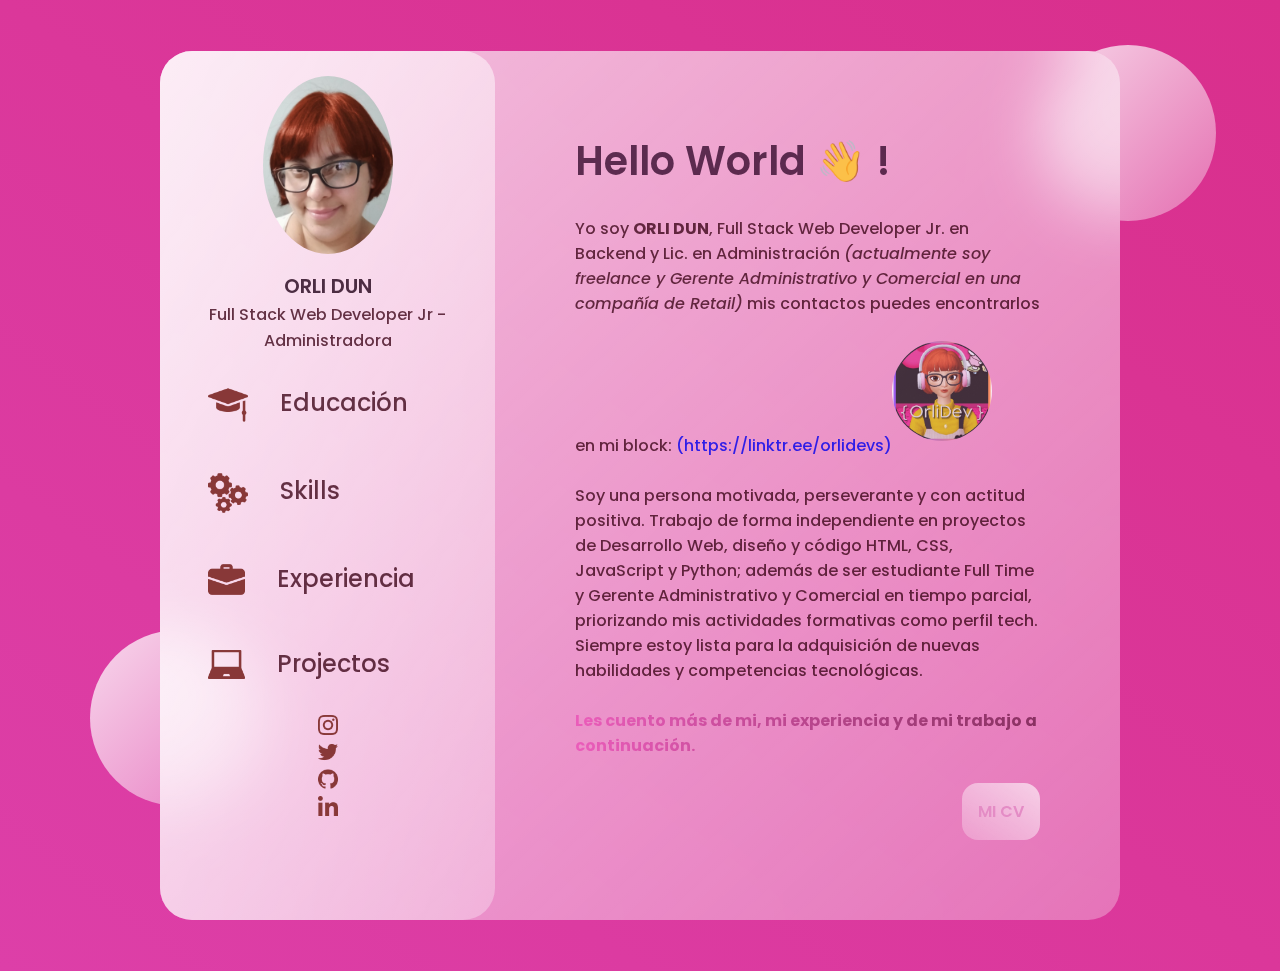
<file: index.html>
<!DOCTYPE html>
<html lang="en">

<head>
  <meta charset="UTF-8" />
  <meta name="viewport" content="width=device-width, initial-scale=1.0" />
  <title>Glassmorphism Portfolio</title>
  <link rel="preconnect" href="https://fonts.gstatic.com" />
  <link href="https://fonts.googleapis.com/css2?family=Poppins:wght@400;500;700&display=swap" rel="stylesheet" />
  <link rel="stylesheet" href="./style.css" />
</head>

<body>
  <main>
    <section class="glass">
      <div class="dashboard">
        <div>
          <a href="index.html">
            <img src="./images/img.jpg" alt="" width="130px"
              style="border-radius: 50%; margin-top: 25px; margin-bottom: 10px;" />
            <h3>ORLI DUN</h3>
            <p>Full Stack Web Developer Jr - Administradora</p>
          </a>
        </div>
        <div class="links">
          <a href="education.html">
            <div class="link">
              <img src="./images/education.png" width="40px" alt="" />
              <h2>Educación</h2>
            </div>
          </a>
          <a href="skills.html">
            <div class="link">
              <img src="./images/skills.png" width="40px" alt="" />
              <h2>Skills</h2>
            </div>
          </a>
          <a href="experience.html">
            <div class="link">
              <img src="./images/experience.png" width="37px" alt="" />
              <h2>Experiencia</h2>
            </div>
          </a>
          <a href="projects.html">
            <div class="link">
              <img src="./images/projects.png" width="37px" alt="" />
              <h2>Projectos</h2>
            </div>
          </a>
        </div>
          <a href="https://www.instagram.com/orlidevs">
            <img src="./images/instagram.png" alt="" width="20px" />
          </a>
          <a href="https://www.twitter.com/orlidun">
            <img src="./images/twitter.png" alt="" width="20px" />
          </a>
          <a href="https://www.github.com/orliluq">
            <img src="/images/github.png" alt="" width="20px" />
          </a>
          <a href="https://www.linkedin.com/in/orlibetdungonzalez">
            <img src="./images/linkedin.png" alt="" width="20px" />
          </a>
        </div>
      </div>
      <div class="carditems">
        <h1>Hello World &#x1F44B !</h1>
        <br>

        <p>Yo soy <strong>ORLI DUN</strong>, Full Stack Web Developer Jr. en Backend y Lic. en Administración <em>(actualmente soy freelance
            y Gerente Administrativo y Comercial en una compañía de Retail)</em> mis contactos puedes encontrarlos en mi block: <a href="https://linktr.ee/orlidevs/">
            (https://linktr.ee/orlidevs)</a><img src="./images/logo orlidev.png" alt="" width="100px"
            style="border-radius: 50%; margin-top: 25px; margin-bottom: 10px;" /></p>
            
        <br>

        <p>Soy una persona motivada, perseverante y con actitud positiva. Trabajo de forma independiente en proyectos
          de Desarrollo Web, diseño y código HTML, CSS, JavaScript y Python; además de ser estudiante Full Time y Gerente Administrativo y Comercial en tiempo parcial, 
          priorizando mis actividades formativas como perfil tech. Siempre estoy lista para la adquisición de nuevas habilidades y competencias tecnológicas.</p>
        <br>
        <p class="gradient-par">Les cuento más de mi, mi experiencia y de mi trabajo a continuación.</p>
        <br>
        <a href="cv tech.pdf" target="_blank">

          <div class="glassbutton">
            <p>MI CV</p>
          </div>
        </a>
      </div>
    </section>
  </main>
  <div class="circle1"></div>
  <div class="circle2"></div>
</body>

</html>
</file>
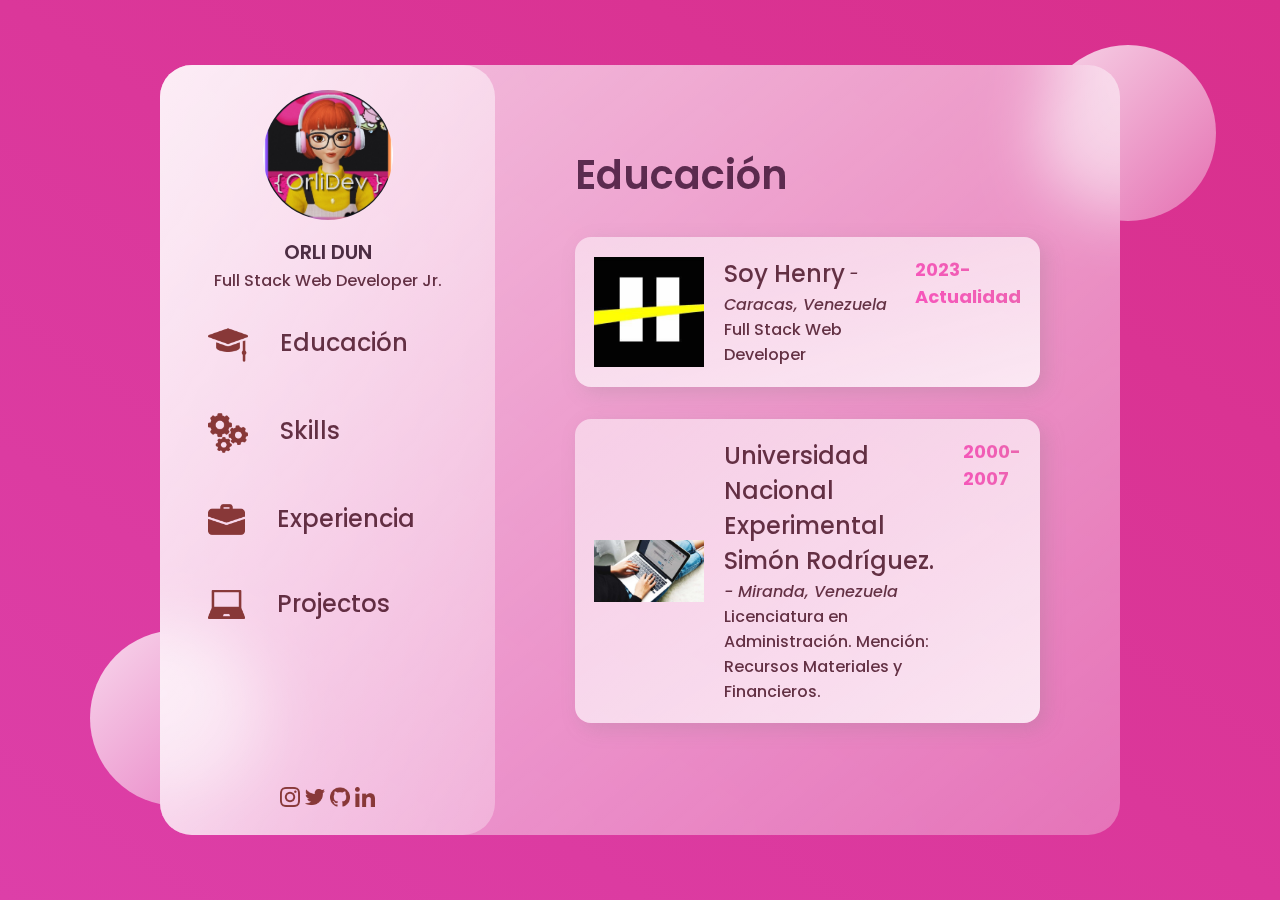
<file: education.html>
<!DOCTYPE html>
<html lang="en">

<head>
  <meta charset="UTF-8" />
  <meta name="viewport" content="width=device-width, initial-scale=1.0" />
  <title>&#x1F4BB ORLI DUN - Glassmorphism Portfolio</title>
  <link rel="preconnect" href="https://fonts.gstatic.com" />
  <link href="https://fonts.googleapis.com/css2?family=Poppins:wght@400;500;700&display=swap" rel="stylesheet" />
  <link rel="stylesheet" href="./style.css" />
</head>

<body>
  <main>
    <section class="glass">
      <div class="dashboard">
        <div>
          <a href="index.html">
            <img src="./images/logo orlidev.png" alt="" width="130px"
              style="border-radius: 50%; margin-top: 25px; margin-bottom: 10px;" />
            <h3>ORLI DUN</h3>
            <p>Full Stack Web Developer Jr.</p>
          </a>
        </div>
        <div class="links">
          <a href="education.html">
            <div class="link">
              <img src="./images/education.png" width="40px" alt="" />
              <h2>Educación</h2>
            </div>
          </a>
          <a href="skills.html">
            <div class="link">
              <img src="./images/skills.png" width="40px" alt="" />
              <h2>Skills</h2>
            </div>
          </a>
          <a href="experience.html">
            <div class="link">
              <img src="./images/experience.png" width="37px" alt="" />
              <h2>Experiencia</h2>
            </div>
          </a>
          <a href="projects.html">
            <div class="link">
              <img src="./images/projects.png" width="37px" alt="" />
              <h2>Projectos</h2>
            </div>
          </a>
        </div>
        <div class="social">
          <a href="https://www.instagram.com/orlidevs">
            <img src="./images/instagram.png" alt="" width="20px" />
          </a>
          <a href="https://www.twitter.com/orlidun">
            <img src="./images/twitter.png" alt="" width="20px" />
          </a>
          <a href="https://www.github.com/orliluq">
            <img src="./images/github.png" alt="" width="20px" />
          </a>
          <a href="https://www.linkedin.com/in/orlibetdungonzalez">
            <img src="./images/linkedin.png" alt="" width="20px" />
          </a>
        </div>
      </div>
      <div class="carditems">
        <div class="status">
          <h1>Educación</h1>
        </div>
        <div class="cards">
          <div class="card">
            <img src="./images/soyhenry.jpg" alt="" />
            <div class="card-info">
              <div>
                <h2>Soy Henry</h2>
                <i>
                  <p>- Caracas, Venezuela</p>
                </i>
              </div>
              <p>Full Stack Web Developer</p>
            </div>
            <h2 class="percentage">2023-Actualidad</h2>
          </div>
          <div class="card">
            <img src="./images/fondo.jpg" alt="" />
            <div class="card-info">
              <div>
                <h2>Universidad Nacional Experimental Simón Rodríguez.</h2>
                <i>
                  <p>- Miranda, Venezuela</p>
                </i>
              </div>
              <p>Licenciatura en Administración. Mención: Recursos Materiales y Financieros.</p>
            </div>
            <h2 class="percentage">2000-2007</h2>
          </div>
        </div>
      </div>
    </section>
  </main>
  <div class="circle1"></div>
  <div class="circle2"></div>
</body>

</html>
</file>
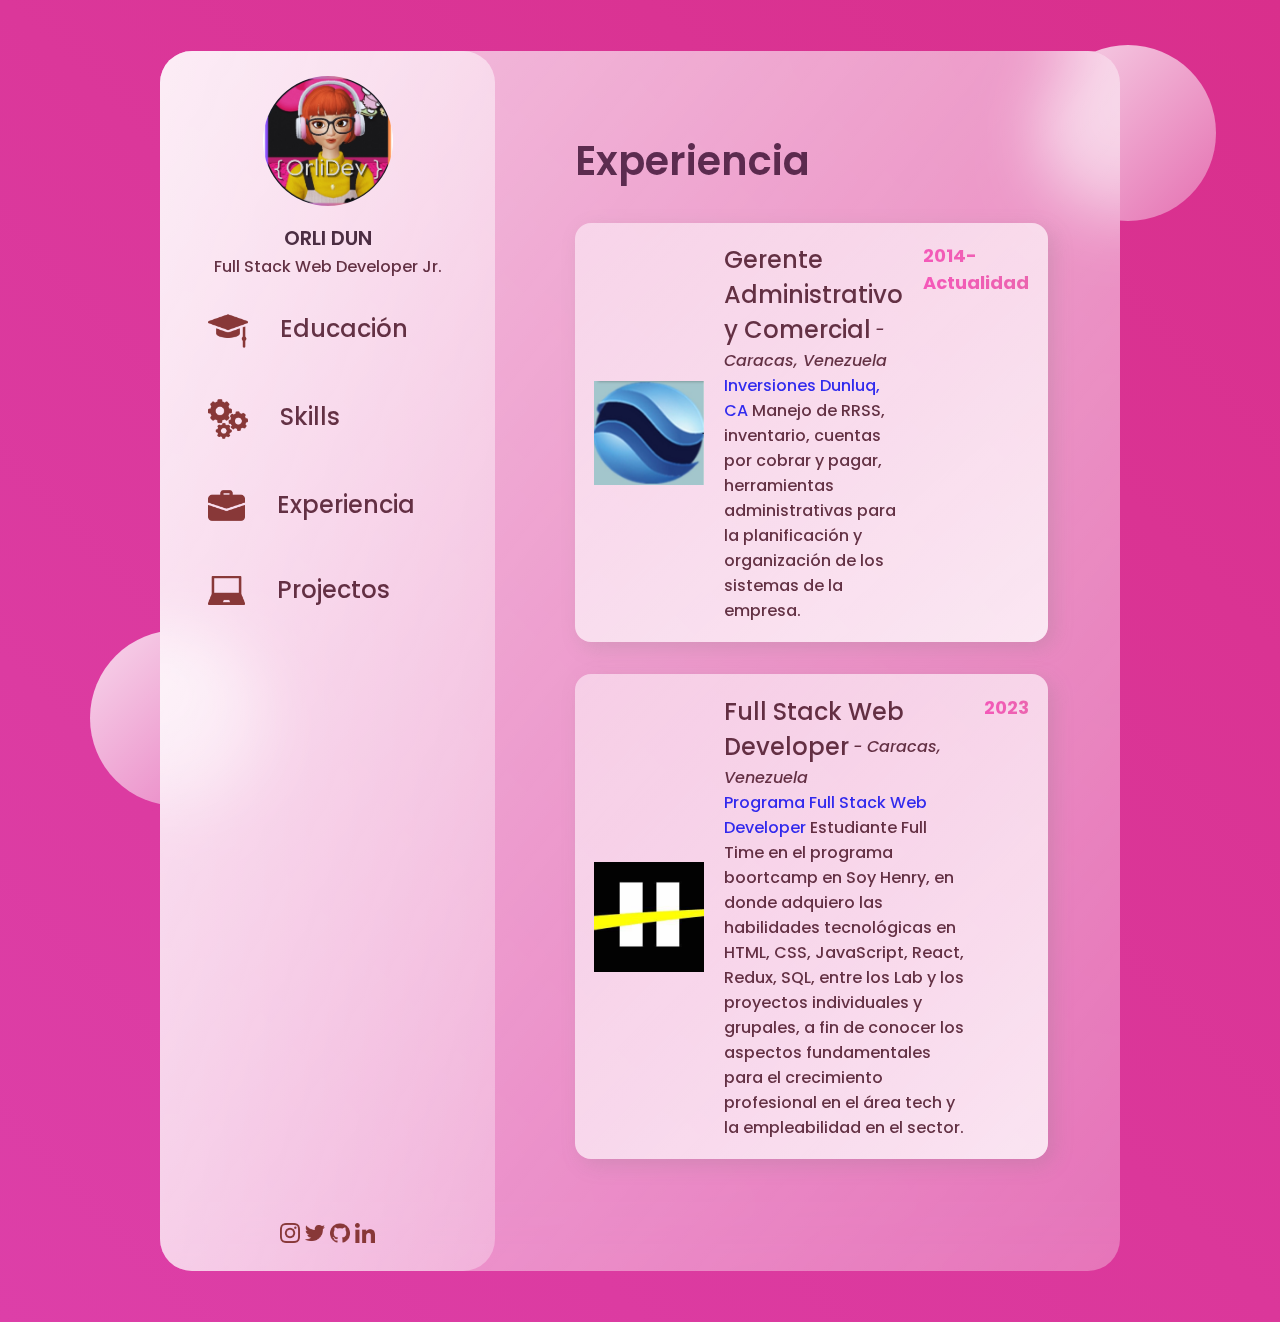
<file: experience.html>
<!DOCTYPE html>
<html lang="en">

<head>
  <meta charset="UTF-8" />
  <meta name="viewport" content="width=device-width, initial-scale=1.0" />
  <title>&#x1F4BB ORLI DUN - Glassmorphism Portfolio</title>
  <link rel="preconnect" href="https://fonts.gstatic.com" />
  <link href="https://fonts.googleapis.com/css2?family=Poppins:wght@400;500;700&display=swap" rel="stylesheet" />
  <link rel="stylesheet" href="./style.css" />
</head>

<body>
  <main>
    <section class="glass">
      <div class="dashboard">
        <div>
          <a href="index.html">
            <img src="./images/logo orlidev.png" alt="" width="130px"
              style="border-radius: 50%; margin-top: 25px; margin-bottom: 10px;" />
            <h3>ORLI DUN</h3>
            <p>Full Stack Web Developer Jr.</p>
          </a>
        </div>
        <div class="links">
          <a href="education.html">
            <div class="link">
              <img src="./images/education.png" width="40px" alt="" />
              <h2>Educación</h2>
            </div>
          </a>
          <a href="skills.html">
            <div class="link">
              <img src="./images/skills.png" width="40px" alt="" />
              <h2>Skills</h2>
            </div>
          </a>
          <a href="experience.html">
            <div class="link">
              <img src="./images/experience.png" width="37px" alt="" />
              <h2>Experiencia</h2>
            </div>
          </a>
          <a href="projects.html">
            <div class="link">
              <img src="./images/projects.png" width="37px" alt="" />
              <h2>Projectos</h2>
            </div>
          </a>
        </div>
        <div class="social">
          <a href="https://www.instagram.com/orlidevs">
            <img src="./images/instagram.png" alt="" width="20px" />
          </a>
          <a href="https://www.twitter.com/orlidun">
            <img src="./images/twitter.png" alt="" width="20px" />
          </a>
          <a href="https://www.github.com/orliluq">
            <img src="./images/github.png" alt="" width="20px" />
          </a>
          <a href="https://www.linkedin.com/in/orlibetdungonzalez">
            <img src="./images/linkedin.png" alt="" width="20px" />
          </a>
        </div>
      </div>
      <div class="carditems">
        <div class="status">
          <h1>Experiencia</h1>
        </div>
        <div class="cards">
          <div class="card">
            <img src="./images/dlcatecnologylogo.jpg" alt="" />
            <div class="card-info">
              <div>
                <h2>Gerente Administrativo y Comercial</h2>
                <i>
                  <p>- Caracas, Venezuela</p>
                </i>
              </div>
              <p> <a href="https://www.instagram.com/dlcatecnology">Inversiones Dunluq, CA</a> Manejo de RRSS, inventario, cuentas por cobrar y 
                pagar, herramientas administrativas para la planificación y organización de los sistemas de la empresa.
              </p>
            </div>
            <h2 class="percentage">2014-Actualidad</h2>
          </div>
        <div class="cards">
          <div class="card">
            <img src="./images/soyhenry.jpg" alt="" />
            <div class="card-info">
              <div>
                <h2>Full Stack Web Developer</h2>
                <i>
                  <p>- Caracas, Venezuela</p>
                </i>
              </div>
              <p> <a href="https://www.soyhenry.com">Programa Full Stack Web Developer</a> Estudiante Full Time en el programa boortcamp en Soy Henry, en donde 
                adquiero las habilidades tecnológicas en HTML, CSS, JavaScript, React, Redux, SQL, entre los Lab y los proyectos
                individuales y grupales, a fin de conocer los aspectos fundamentales para el crecimiento profesional en el área tech
                y la empleabilidad en el sector.
              </p>
            </div>
            <h2 class="percentage">2023</h2>
          </div>
      </div>
    </section>
  </main>
  <div class="circle1"></div>
  <div class="circle2"></div>
</body>

</html>
</file>
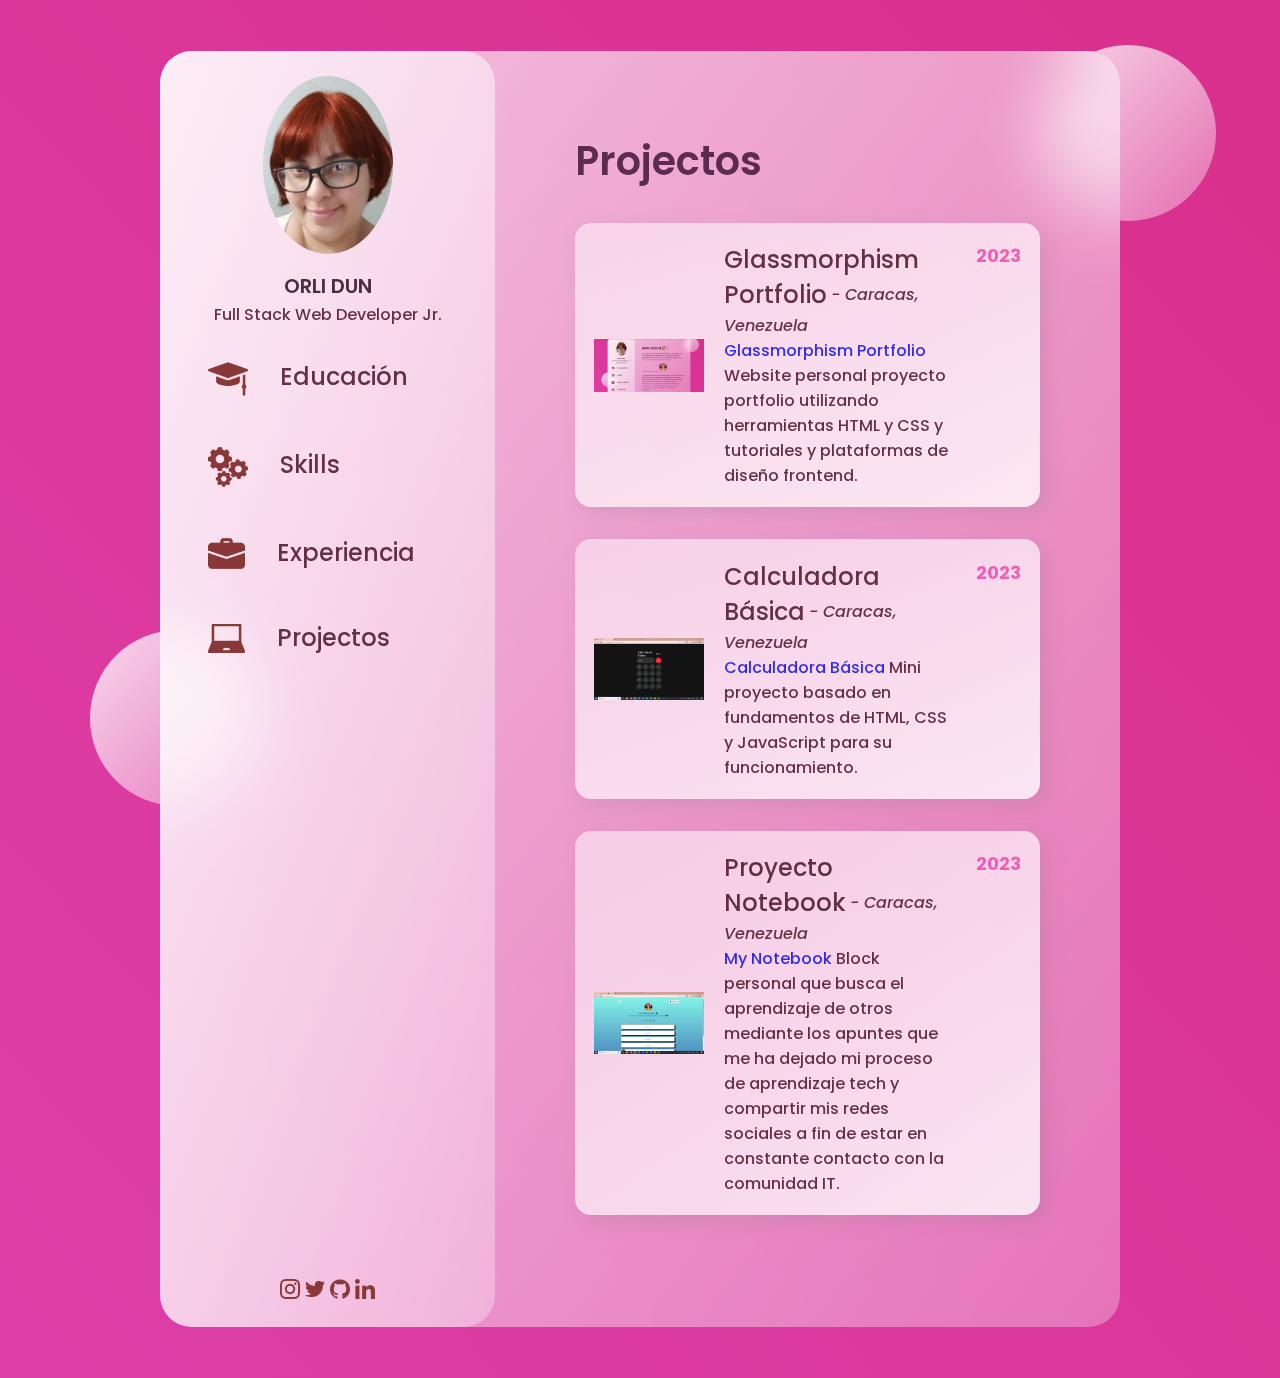
<file: projects.html>
<!DOCTYPE html>
<html lang="en">

<head>
  <meta charset="UTF-8" />
  <meta name="viewport" content="width=device-width, initial-scale=1.0" />
  <title>&#x1F4BB ORLI DUN - Glassmorphism Portfolio</title>
  <link rel="preconnect" href="https://fonts.gstatic.com" />
  <link href="https://fonts.googleapis.com/css2?family=Poppins:wght@400;500;700&display=swap" rel="stylesheet" />
  <link rel="stylesheet" href="./style.css" />
</head>

<body>
  <main>
    <section class="glass">
      <div class="dashboard">
        <div>
          <a href="index.html">
            <img src="./images/img.jpg" alt="" width="130px"
              style="border-radius: 50%; margin-top: 25px; margin-bottom: 10px;" />
            <h3>ORLI DUN</h3>
            <p>Full Stack Web Developer Jr.</p>
          </a>
        </div>
        <div class="links">
          <a href="education.html">
            <div class="link">
              <img src="./images/education.png" width="40px" alt="" />
              <h2>Educación</h2>
            </div>
          </a>
          <a href="skills.html">
            <div class="link">
              <img src="./images/skills.png" width="40px" alt="" />
              <h2>Skills</h2>
            </div>
          </a>
          <a href="experience.html">
            <div class="link">
              <img src="./images/experience.png" width="37px" alt="" />
              <h2>Experiencia</h2>
            </div>
          </a>
          <a href="projects.html">
            <div class="link">
              <img src="./images/projects.png" width="37px" alt="" />
              <h2>Projectos</h2>
            </div>
          </a>
        </div>
        <div class="social">
          <a href="https://www.instagram.com/orlidevs">
            <img src="./images/instagram.png" alt="" width="20px" />
          </a>
          <a href="https://www.twitter.com/orlidun">
            <img src="./images/twitter.png" alt="" width="20px" />
          </a>
          <a href="https://www.github.com/orliluq">
            <img src="./images/github.png" alt="" width="20px" />
          </a>
          <a href="https://www.linkedin.com/in/orlibetdungonzalez">
            <img src="./images/linkedin.png" alt="" width="20px" />
          </a>
        </div>
      </div>
      <div class="carditems">
        <div class="status">
          <h1>Projectos</h1>
        </div>
          <div class="cards">
            <div class="card">
              <img src="./images/images-portfolio.png" alt="" />
              <div class="card-info">
                <div>
                  <h2>Glassmorphism Portfolio</h2>
                  <i>
                    <p>- Caracas, Venezuela</p>
                  </i>
                </div>
                <p> <a href="https://www.github.com/orliluq/Glassmorphism-Portfolio">Glassmorphism Portfolio</a> Website personal proyecto portfolio utilizando herramientas
                  HTML y CSS y tutoriales y plataformas de diseño frontend.
                </p>
              </div>
              <h2 class="percentage">2023</h2>
            </div>
          <div class="cards">
            <div class="card">
              <img src="./images/mini-proyect-calculator-basic.png" alt="" />
              <div class="card-info">
                <div>
                  <h2>Calculadora Básica</h2>
                  <i>
                    <p>- Caracas, Venezuela</p>
                  </i>
                </div>
                <p> <a href="https://www.github.com/orliluq/Calculadora-B-sica">Calculadora Básica</a> Mini proyecto basado en fundamentos de HTML, CSS y 
                  JavaScript para su funcionamiento.
                </p>
              </div>
              <h2 class="percentage">2023</h2>
            </div>
          <div class="cards">
            <div class="card">
              <img src="./images/Proyecto-Notebook.png" alt="" />
              <div class="card-info">
                <div>
                  <h2>Proyecto Notebook</h2>
                  <i>
                    <p>- Caracas, Venezuela</p>
                  </i>
                </div>
                <p> <a href="https://www.linktr.ee/orlidevs">My Notebook</a> Block personal que busca el aprendizaje de otros
                  mediante los apuntes que me ha dejado mi proceso de aprendizaje tech y compartir mis redes sociales a fin
                  de estar en constante contacto con la comunidad IT.
                </p>
              </div>
              <h2 class="percentage">2023</h2>
            </div>
      </div>
      </div>
    </section>
  </main>
  <div class="circle1"></div>
  <div class="circle2"></div>
</body>

</html>
</file>
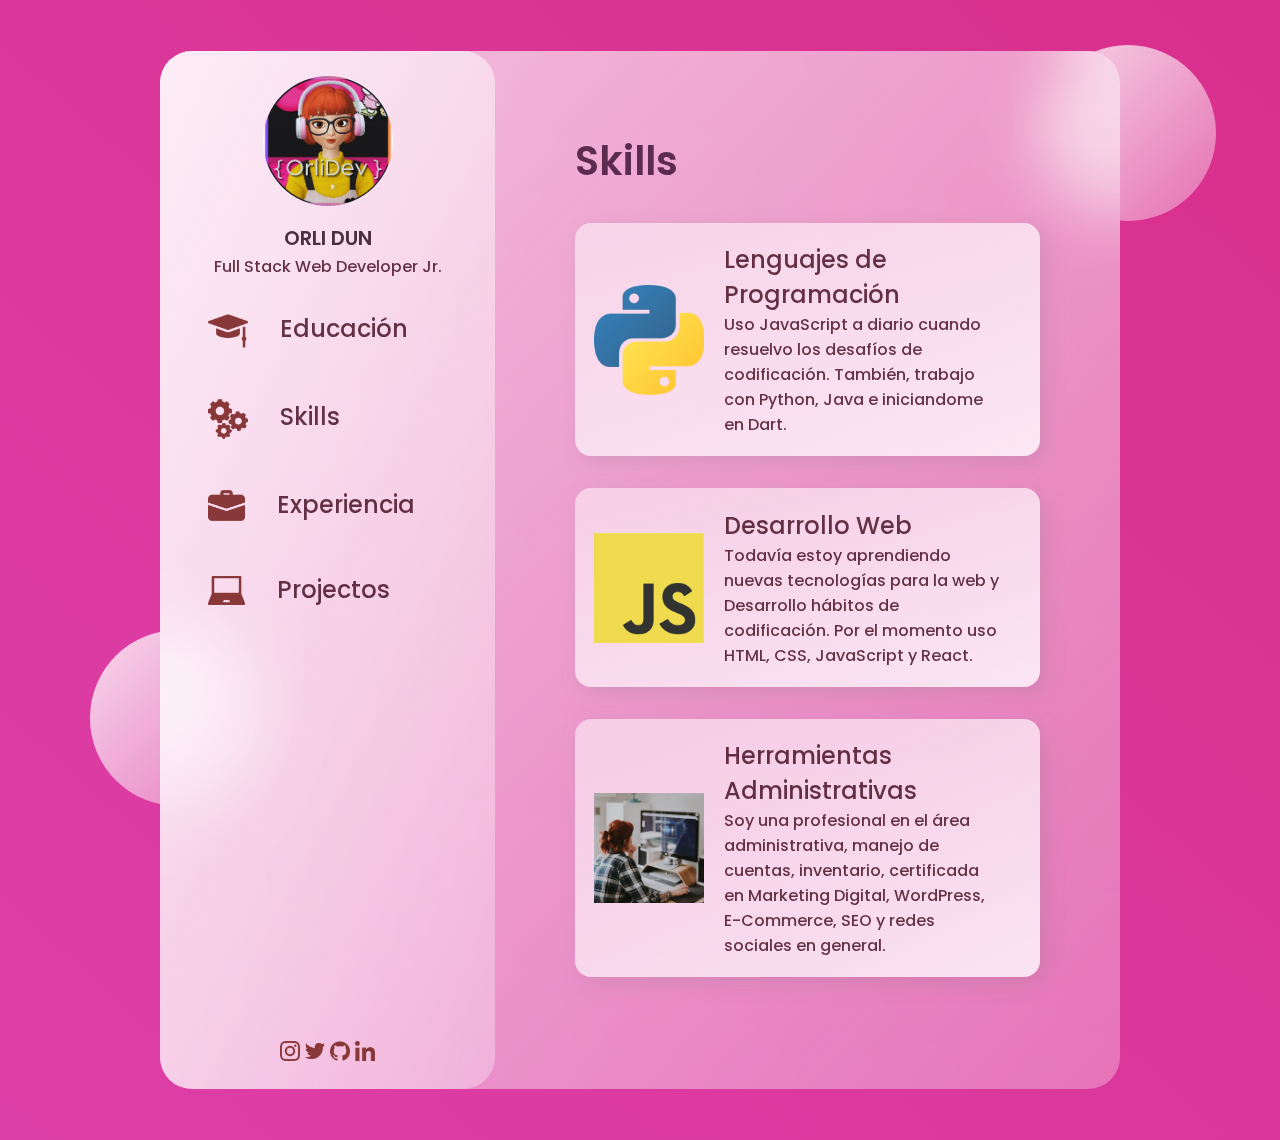
<file: skills.html>
<!DOCTYPE html>
<html lang="en">

<head>
  <meta charset="UTF-8" />
  <meta name="viewport" content="width=device-width, initial-scale=1.0" />
  <title>&#x1F4BB ORLI DUN - Glassmorphism Portfolio</title>
  <link rel="preconnect" href="https://fonts.gstatic.com" />
  <link href="https://fonts.googleapis.com/css2?family=Poppins:wght@400;500;700&display=swap" rel="stylesheet" />
  <link rel="stylesheet" href="./style.css" />
</head>

<body>
  <main>
    <section class="glass">
      <div class="dashboard">
        <div>
          <a href="index.html">
            <img src="./images/logo orlidev.png" alt="" width="130px"
              style="border-radius: 50%; margin-top: 25px; margin-bottom: 10px;" />
            <h3>ORLI DUN</h3>
            <p>Full Stack Web Developer Jr.</p>
          </a>
        </div>
        <div class="links">
          <a href="education.html">
            <div class="link">
              <img src="./images/education.png" width="40px" alt="" />
              <h2>Educación</h2>
            </div>
          </a>
          <a href="skills.html">
            <div class="link">
              <img src="./images/skills.png" width="40px" alt="" />
              <h2>Skills</h2>
            </div>
          </a>
          <a href="experience.html">
            <div class="link">
              <img src="./images/experience.png" width="37px" alt="" />
              <h2>Experiencia</h2>
            </div>
          </a>
          <a href="projects.html">
            <div class="link">
              <img src="./images/projects.png" width="37px" alt="" />
              <h2>Projectos</h2>
            </div>
          </a>
        </div>
        <div class="social">
          <a href="https://www.instagram.com/orlidevs">
            <img src="./images/instagram.png" alt="" width="20px" />
          </a>
          <a href="https://www.twitter.com/orlidun">
            <img src="./images/twitter.png" alt="" width="20px" />
          </a>
          <a href="https://www.github.com/orliluq">
            <img src="./images/github.png" alt="" width="20px" />
          </a>
          <a href="https://www.linkedin.com/in/orlibetdungonzalez">
            <img src="./images/linkedin.png" alt="" width="20px" />
          </a>
        </div>
      </div>
      <div class="carditems">
        <div class="status">
          <h1>Skills</h1>
        </div>
        <div class="cards">
          <div class="card">
            <img src="./images/python.png" alt="" />
            <div class="card-info">
              <h2>Lenguajes de Programación</h2>
              <p>Uso JavaScript a diario cuando resuelvo los desafíos de codificación. También, trabajo
                con Python, Java e iniciandome en Dart.</p>
            </div>
          </div>
          <div class="card">
            <img src="./images/javascript.png" alt="" />
            <div class="card-info">
              <h2>Desarrollo Web</h2>
              <p>Todavía estoy aprendiendo nuevas tecnologías para la web y Desarrollo
                hábitos de codificación. Por el momento uso HTML, CSS, JavaScript y React.</p>
            </div>
          </div>
          <div class="card">
            <img src="./images/p1.jpg" alt="" />
            <div class="card-info">
              <h2>Herramientas Administrativas</h2>
              <p>Soy una profesional en el área administrativa, manejo de cuentas, inventario, certificada 
                en Marketing Digital, WordPress, E-Commerce, SEO y redes sociales en general.</p>
            </div>
          </div>
        </div>
      </div>
    </section>
  </main>
  <div class="circle1"></div>
  <div class="circle2"></div>
</body>

</html>
</file>
<file: style.css>
* {
  margin: 0;
  padding: 0;
  box-sizing: border-box;
}

h1 {
  color: #370d2f;
  font-weight: 600;
  font-size: 2.5rem;
  opacity: 0.8;
}
h2,
p {
  display: inline;
  vertical-align: middle;
  color: #3e071a;
  font-weight: 500;
  opacity: 0.8;
}

h3 {
  color: #210218;
  font-weight: 600;
  font-size: 20px;
  opacity: 0.8;
}
a {
  flex: 0;
  outline: 0;
  text-decoration: none;
}
main {
  font-family: "Poppins", sans-serif;
  min-height: 100vh;
  background: linear-gradient(to right top, #dd3fa8, #d92f8c);
  display: flex;
  align-items: center;
  justify-content: center;
}
.glassbutton {
  display: flex;
  justify-content: flex-end;
}
.glassbutton p {
  color: #e390c7;
  font-weight: 600;
  display: inline-block;
  clear: both;
  float: left;
  background: linear-gradient(
    to left bottom,
    rgba(255, 255, 255, 0.8),
    rgba(255, 255, 255, 0.3)
  );
  border-radius: 1rem;
  padding: 1rem;
}
.glass {
  background: white;
  margin: 51px;
  width: 75%;
  background: linear-gradient(
    to right bottom,
    rgba(255, 255, 255, 0.7),
    rgba(255, 255, 255, 0.3)
  );
  border-radius: 2rem;
  z-index: 2;
  backdrop-filter: blur(2rem);
  display: flex;
}
.circle1,
.circle2 {
  background: white;
  background: linear-gradient(
    to right bottom,
    rgba(255, 255, 255, 0.8),
    rgba(255, 255, 255, 0.3)
  );
  height: 11rem;
  width: 11rem;
  position: absolute;
  border-radius: 50%;
}

.circle1 {
  top: 5%;
  right: 5%;
}
.circle2 {
  top: 70%;
  left: 7%;
}
.dashboard {
  flex: 0;
  display: flex;
  flex-direction: column;
  /*align-items: center;
  justify-content: space-evenly;
  */
  text-align: center;
  background: linear-gradient(
    to right bottom,
    rgba(255, 255, 255, 0.7),
    rgba(255, 255, 255, 0.3)
  );
  border-radius: 2rem;
}
.link {
  display: flex;
  margin: 1rem 0rem;
  padding: 1rem 3rem;
  /*align-items: center;*/
}
.link h2 {
  padding: 0rem 2rem;
}
.social {
  margin-top: auto;
  position: relative;
  padding: 20px;
  font-size: 20px;
  text-align: center;
  text-decoration: none;
}

.carditems {
  flex: 2;
}

/* CARD Items */
.carditems {
  margin: 5rem;
  display: flex;
  flex-direction: column;
  justify-content: space-evenly;
}

.card {
  display: flex;
  background: linear-gradient(
    to left top,
    rgba(255, 255, 255, 0.8),
    rgba(255, 255, 255, 0.5)
  );
  border-radius: 1rem;
  margin: 2rem 0rem;
  padding: 1.2rem;
  box-shadow: 6px 6px 20px rgba(122, 122, 122, 0.212);
  justify-content: space-between;
}
.card img {
  top: 0;
  bottom: 0;
  margin: auto;
  width: 110px;
}
.card-info {
  margin-left: 20px;
  margin-right: 20px;
  display: flex;
  flex-direction: column;
  justify-content: space-between;
}
.percentage {
  font-weight: bold;
  font-size: 18px;
  background: linear-gradient(to right top, #fd2ab7, #e74aa0);
  -webkit-background-clip: text;
  -webkit-text-fill-color: transparent;
}
.gradient-par {
  font-weight: bold;
  background: linear-gradient(to right, #eb50b7, #701d4a);
  -webkit-background-clip: text;
  -webkit-text-fill-color: transparent;
}
</file>
